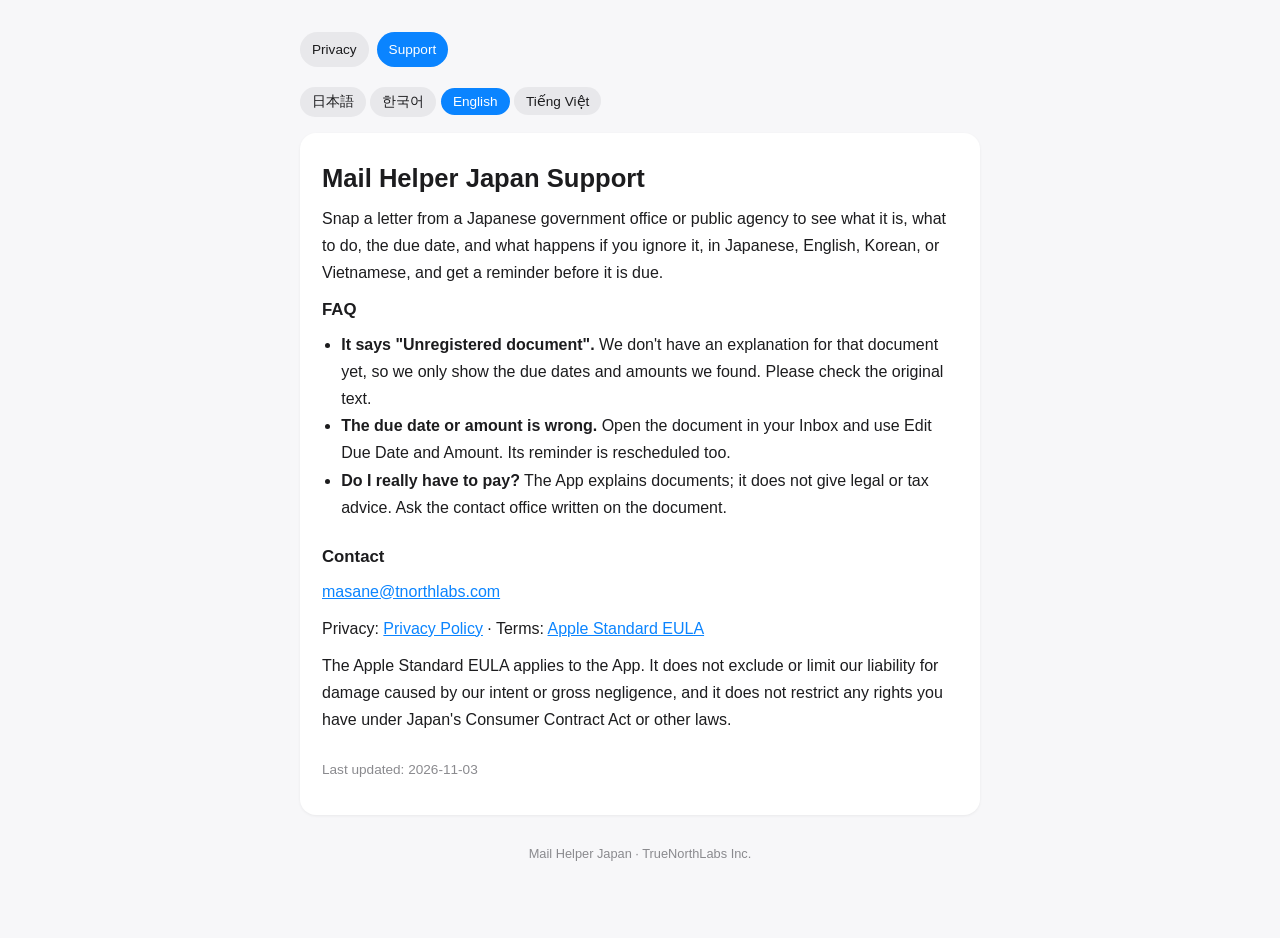
<file: index.html>
<!doctype html>
<html lang="ja"><head><meta charset="utf-8">
<meta name="viewport" content="width=device-width,initial-scale=1">
<title>Mail Helper Japan — Support</title>
<link rel="stylesheet" href="./style.css">
</head><body><div class="wrap">
<nav><a href="./privacy.html">Privacy</a><a href="./index.html" class="active">Support</a></nav>
<div style="margin-bottom:16px">
<button class="langbtn" onclick="pick('ja')">日本語</button>
<button class="langbtn" onclick="pick('ko')">한국어</button>
<button class="langbtn" onclick="pick('en')">English</button>
<button class="langbtn" onclick="pick('vi')">Tiếng Việt</button>
</div>
<div class="card">

<section data-lang="ja" class="doc">
<h1>日本の郵便物ヘルパー サポート</h1>
<p>役所や公的機関から届いた郵便物を撮影すると、何の書類か・やること・期限・放っておくと起きることを日本語・英語・韓国語・ベトナム語で示し、期限の通知をかけるアプリです。</p>
<h2>よくある質問</h2>
<ul>
<li><b>「未登録の書類」と出ます。</b> まだ説明を用意していない書類です。見つけた期限と金額だけを表示します。必ず原文をご確認ください。</li>
<li><b>期限や金額が違います。</b> 書類箱で書類を開き、「期限・金額を直す」から直せます。通知もかけ直されます。</li>
<li><b>自分が払う必要があるか知りたい。</b> 本アプリは書類の内容を案内するもので、法律・税務の助言ではありません。書類に書かれた問い合わせ先にご確認ください。</li>
</ul>
<h2>お問い合わせ</h2>
<p><a href="mailto:masane@tnorthlabs.com">masane@tnorthlabs.com</a></p>
<p>プライバシー: <a href="./privacy.html">プライバシーポリシー</a> · 利用規約: <a href="https://www.apple.com/legal/internet-services/itunes/dev/stdeula/">Apple 標準使用許諾契約（EULA）</a></p>
<p>本アプリには Apple 標準使用許諾契約が適用されます。ただし、当社の故意または重大な過失による損害について責任を免除・制限するものではなく、消費者契約法その他の法令により認められる利用者の権利を制限しません。</p>
<p class="updated">最終更新日: 2026-11-03</p>
</section>

<section data-lang="ko" class="doc" hidden>
<h1>일본 생활 우편물 도우미 지원</h1>
<p>관공서·공공기관에서 온 우편물을 찍으면 무슨 서류인지 · 해야 할 일 · 기한 · 안 하면 생기는 일을 일본어·영어·한국어·베트남어로 보여 주고 기한 알림을 걸어 주는 앱입니다.</p>
<h2>자주 묻는 질문</h2>
<ul>
<li><b>「미등록 서류」라고 나와요.</b> 아직 설명을 준비하지 못한 서류예요. 찾은 기한과 금액만 보여 드려요. 원문을 꼭 확인하세요.</li>
<li><b>기한이나 금액이 달라요.</b> 서류함에서 서류를 열고 「기한·금액 고치기」로 고칠 수 있어요. 알림도 다시 걸려요.</li>
<li><b>제가 내야 하는지 알고 싶어요.</b> 이 앱은 서류 내용을 안내할 뿐 법률·세무 조언이 아니에요. 서류에 적힌 문의처에 확인하세요.</li>
</ul>
<h2>문의</h2>
<p><a href="mailto:masane@tnorthlabs.com">masane@tnorthlabs.com</a></p>
<p>개인정보: <a href="./privacy.html">개인정보 처리방침</a> · 이용약관: <a href="https://www.apple.com/legal/internet-services/itunes/dev/stdeula/">Apple 표준 사용권 계약(EULA)</a></p>
<p>앱에는 Apple 표준 사용권 계약이 적용됩니다. 다만 회사의 고의 또는 중대한 과실로 생긴 손해의 책임을 면제·제한하지 않으며, 일본 소비자계약법 등 법령이 인정하는 이용자의 권리를 제한하지 않습니다.</p>
<p class="updated">최종 업데이트: 2026-11-03</p>
</section>

<section data-lang="en" class="doc" hidden>
<h1>Mail Helper Japan Support</h1>
<p>Snap a letter from a Japanese government office or public agency to see what it is, what to do, the due date, and what happens if you ignore it, in Japanese, English, Korean, or Vietnamese, and get a reminder before it is due.</p>
<h2>FAQ</h2>
<ul>
<li><b>It says "Unregistered document".</b> We don't have an explanation for that document yet, so we only show the due dates and amounts we found. Please check the original text.</li>
<li><b>The due date or amount is wrong.</b> Open the document in your Inbox and use Edit Due Date and Amount. Its reminder is rescheduled too.</li>
<li><b>Do I really have to pay?</b> The App explains documents; it does not give legal or tax advice. Ask the contact office written on the document.</li>
</ul>
<h2>Contact</h2>
<p><a href="mailto:masane@tnorthlabs.com">masane@tnorthlabs.com</a></p>
<p>Privacy: <a href="./privacy.html">Privacy Policy</a> · Terms: <a href="https://www.apple.com/legal/internet-services/itunes/dev/stdeula/">Apple Standard EULA</a></p>
<p>The Apple Standard EULA applies to the App. It does not exclude or limit our liability for damage caused by our intent or gross negligence, and it does not restrict any rights you have under Japan's Consumer Contract Act or other laws.</p>
<p class="updated">Last updated: 2026-11-03</p>
</section>

<section data-lang="vi" class="doc" hidden>
<h1>Hỗ trợ Trợ lý thư Nhật Bản</h1>
<p>Chụp thư từ cơ quan nhà nước hoặc cơ quan công của Nhật Bản để biết đó là giấy gì, cần làm gì, hạn chót và điều gì xảy ra nếu bỏ qua, bằng tiếng Nhật, tiếng Anh, tiếng Hàn hoặc tiếng Việt, và nhận nhắc nhở trước hạn.</p>
<h2>Câu hỏi thường gặp</h2>
<ul>
<li><b>Ứng dụng hiện “Giấy tờ chưa đăng ký”.</b> Chúng tôi chưa có phần giải thích cho giấy tờ đó, nên chỉ hiển thị hạn chót và số tiền đã tìm thấy. Hãy kiểm tra văn bản gốc.</li>
<li><b>Hạn chót hoặc số tiền bị sai.</b> Hãy mở giấy tờ trong Hộp giấy tờ và dùng “Sửa hạn và số tiền”. Nhắc nhở cũng sẽ được đặt lại.</li>
<li><b>Tôi có thật sự phải nộp không?</b> Ứng dụng giải thích nội dung giấy tờ; ứng dụng không đưa ra tư vấn pháp lý hay thuế. Hãy hỏi nơi liên hệ ghi trên giấy tờ.</li>
</ul>
<h2>Liên hệ</h2>
<p><a href="mailto:masane@tnorthlabs.com">masane@tnorthlabs.com</a></p>
<p>Quyền riêng tư: <a href="./privacy.html">Chính sách quyền riêng tư</a> · Điều khoản: <a href="https://www.apple.com/legal/internet-services/itunes/dev/stdeula/">Thỏa thuận cấp phép người dùng cuối tiêu chuẩn của Apple (EULA)</a></p>
<p>Ứng dụng áp dụng Thỏa thuận cấp phép người dùng cuối tiêu chuẩn của Apple. Tuy nhiên, thỏa thuận này không miễn trừ hay giới hạn trách nhiệm của chúng tôi đối với thiệt hại do chúng tôi cố ý hoặc có lỗi nghiêm trọng gây ra, và không hạn chế các quyền của bạn theo Luật Hợp đồng Người tiêu dùng của Nhật Bản hoặc các luật khác.</p>
<p class="updated">Cập nhật lần cuối: 2026-11-03</p>
</section>

</div>
<p class="foot">Mail Helper Japan · TrueNorthLabs Inc.</p>
</div>
<script src="./lang.js"></script>
</body></html>
</file>
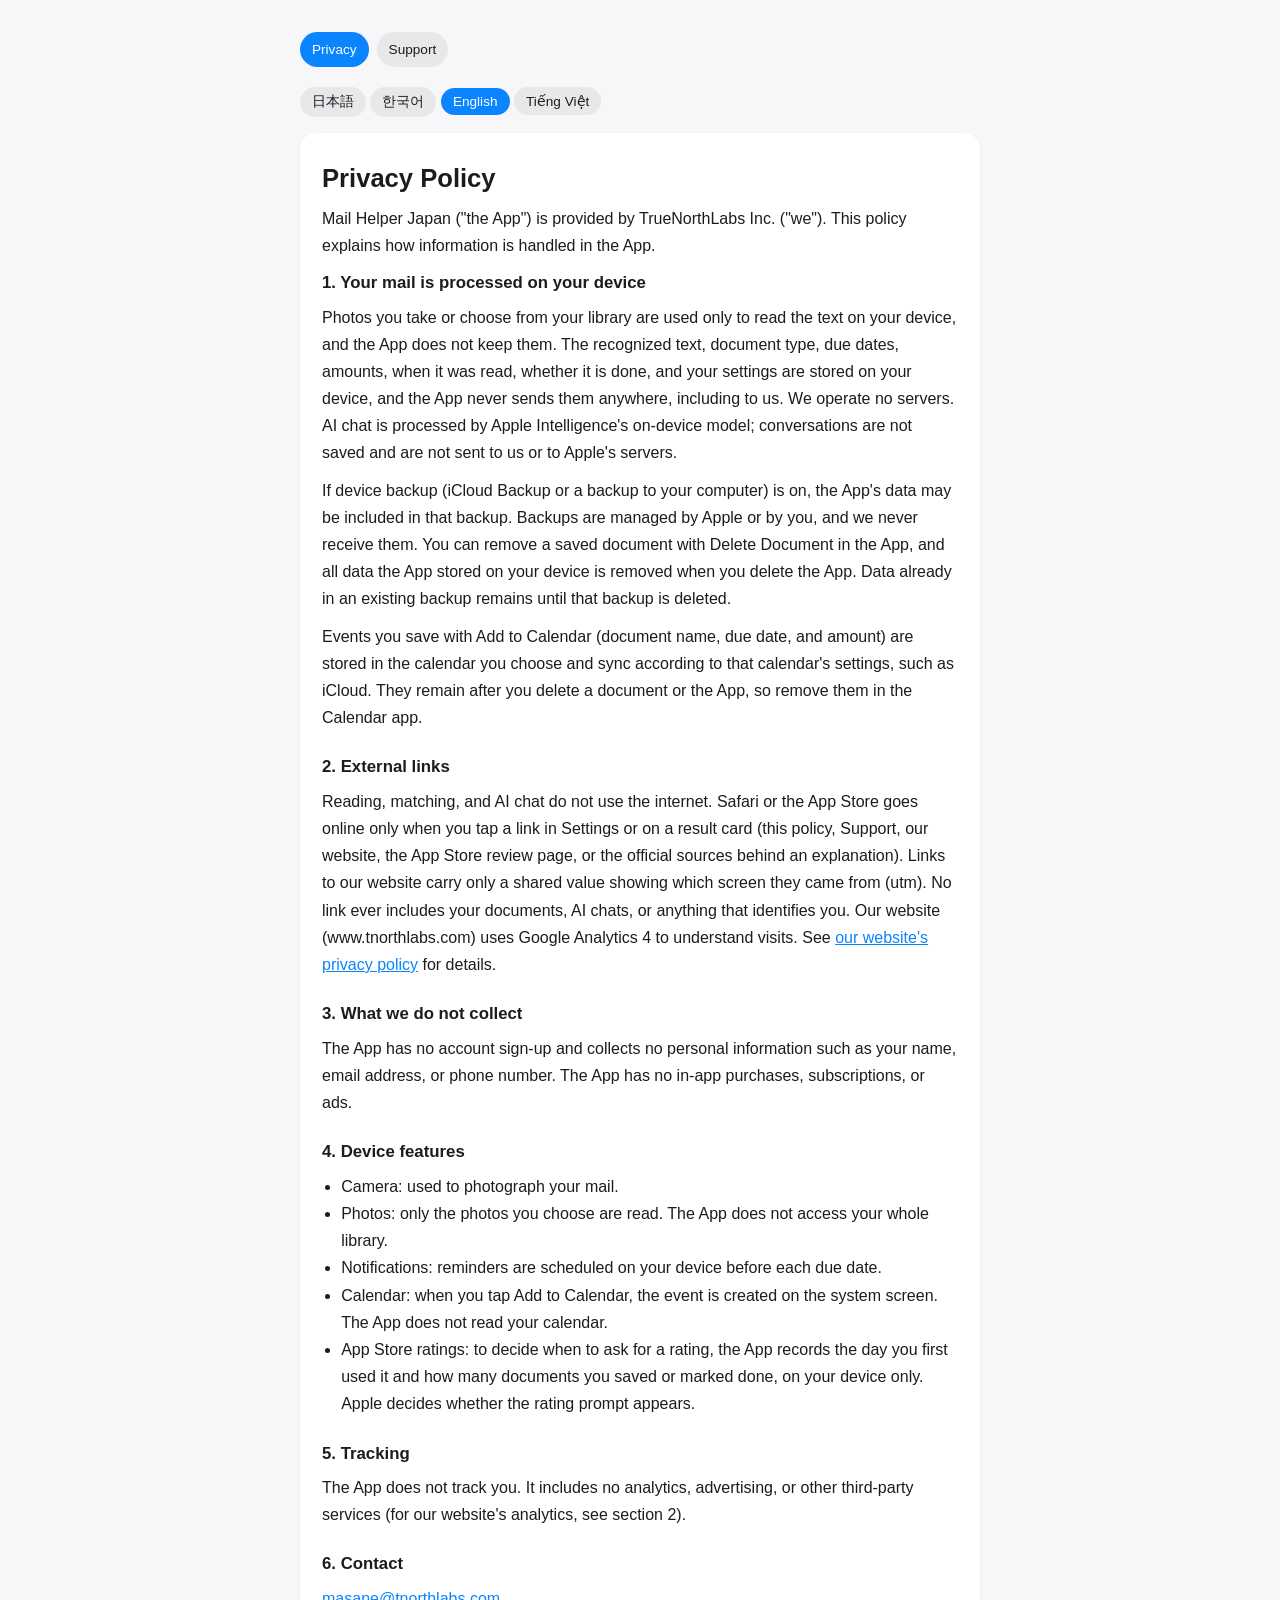
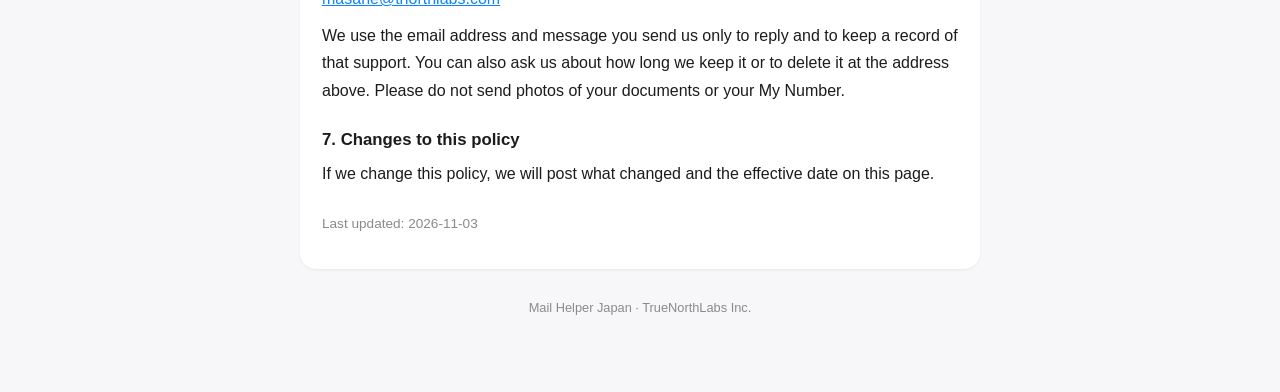
<file: privacy.html>
<!doctype html>
<html lang="ja"><head><meta charset="utf-8">
<meta name="viewport" content="width=device-width,initial-scale=1">
<title>Mail Helper Japan — Privacy Policy</title>
<link rel="stylesheet" href="./style.css">
</head><body><div class="wrap">
<nav><a href="./privacy.html" class="active">Privacy</a><a href="./index.html">Support</a></nav>
<div style="margin-bottom:16px">
<button class="langbtn" onclick="pick('ja')">日本語</button>
<button class="langbtn" onclick="pick('ko')">한국어</button>
<button class="langbtn" onclick="pick('en')">English</button>
<button class="langbtn" onclick="pick('vi')">Tiếng Việt</button>
</div>
<div class="card">

<section data-lang="ja" class="doc">
<h1>プライバシーポリシー</h1>
<p>「日本の郵便物ヘルパー」（以下「本アプリ」）は TrueNorthLabs Inc.（以下「当社」）が提供します。本方針は、本アプリにおける情報の取り扱いについて説明するものです。</p>
<h2>1. 書類は端末の中で処理します</h2>
<p>撮影した写真やアルバムから選んだ写真は、端末の中で文字を読み取るためだけに使い、本アプリは写真を保存しません。読み取った文字・書類の種類・期限・金額・読み取った日時・完了の状態・設定は端末内に保存し、本アプリが当社を含む外部へ送信することはありません。当社はサーバーを運用していません。AI との会話は Apple Intelligence の端末内モデルで処理し、会話の内容は保存せず、当社や Apple のサーバーへ送信しません。</p>
<p>端末のバックアップ（iCloud バックアップやパソコンへのバックアップ）を有効にしている場合、本アプリのデータはそのバックアップに含まれることがあります。バックアップは Apple または利用者が管理するもので、当社は受け取りません。保存した書類は本アプリの「書類を削除」で消せ、本アプリを削除すると、本アプリが端末内に保存したデータはすべて消去されます。すでに作られたバックアップの中のデータは、そのバックアップを削除するまで残ります。</p>
<p>「カレンダーに追加」で保存した予定（書類名・期限・金額）は、利用者が選んだカレンダーに保存され、そのカレンダーの設定（iCloud など）に従って同期されます。予定は書類や本アプリを削除しても残るため、カレンダーアプリで削除してください。</p>
<h2>2. 外部リンク</h2>
<p>書類の読み取り・判別・AI との会話にインターネット接続は使いません。設定画面や結果カードのリンク（本方針・サポート・会社サイト・App Store のレビュー・説明の公式出典）を選んだときだけ、Safari や App Store が通信します。会社サイトへのリンクには、どの画面から来たかを示す共通の値（utm）だけを付けます。どのリンクにも、書類の内容・AI との会話・利用者を識別する情報は含めません。会社サイト（www.tnorthlabs.com）は Google Analytics 4 で閲覧状況を解析しています。詳しくは<a href="https://www.tnorthlabs.com/privacy">会社サイトのプライバシーポリシー</a>をご確認ください。</p>
<h2>3. 当社が収集しない情報</h2>
<p>本アプリは会員登録を必要とせず、氏名・メールアドレス・電話番号などの個人情報を収集しません。本アプリには、アプリ内課金・定期購入・広告はありません。</p>
<h2>4. 端末の機能の利用</h2>
<ul>
<li>カメラ: 郵便物を撮影するために使います。</li>
<li>写真: 選んだ写真だけを読み取ります。アルバム全体にはアクセスしません。</li>
<li>通知: 期限の前に知らせるため、端末の中で通知を予約します。</li>
<li>カレンダー: 「カレンダーに追加」を押したときに、システムの画面で予定を作ります。カレンダーの内容は読みません。</li>
<li>App Store の評価: 評価をお願いする時期を決めるため、初めて使った日と、書類を保存・完了した回数を端末内にだけ記録します。評価の画面を表示するかどうかは Apple が決めます。</li>
</ul>
<h2>5. トラッキング</h2>
<p>本アプリはトラッキングを行いません。アクセス解析や広告などの外部サービスは本アプリに組み込んでいません（会社サイトの解析は2章のとおりです）。</p>
<h2>6. お問い合わせ</h2>
<p><a href="mailto:masane@tnorthlabs.com">masane@tnorthlabs.com</a></p>
<p>お問い合わせでいただいたメールアドレスと内容は、回答とその対応の記録のためにだけ使います。保存期間や削除のご相談も上記で受け付けます。書類の写真やマイナンバーなどは送らないでください。</p>
<h2>7. 本方針の変更</h2>
<p>本方針を変更するときは、このページで変更内容と施行日をお知らせします。</p>
<p class="updated">最終更新日: 2026-11-03</p>
</section>

<section data-lang="ko" class="doc" hidden>
<h1>개인정보 처리방침</h1>
<p>일본 생활 우편물 도우미(이하 "앱")는 TrueNorthLabs Inc.(이하 "회사")가 제공합니다. 이 방침은 앱의 정보 처리에 대해 설명합니다.</p>
<h2>1. 서류는 기기 안에서 처리합니다</h2>
<p>찍은 사진과 앨범에서 고른 사진은 기기 안에서 글자를 읽는 데만 쓰며, 앱은 사진을 저장하지 않습니다. 읽은 글자·서류 종류·기한·금액·읽은 날짜와 시각·처리 상태·설정은 기기 안에 저장하며, 앱이 회사를 포함한 외부로 보내는 일은 없습니다. 회사는 서버를 운영하지 않습니다. AI 대화는 Apple Intelligence 의 기기 안 모델로 처리하며, 대화 내용은 저장하지 않고 회사나 Apple 서버로 보내지 않습니다.</p>
<p>기기 백업(iCloud 백업이나 컴퓨터 백업)을 켜 두었다면 앱의 데이터가 그 백업에 포함될 수 있습니다. 백업은 Apple 이나 이용자가 관리하며 회사는 받지 않습니다. 저장한 서류는 앱의 「서류 삭제」로 지울 수 있고, 앱을 삭제하면 앱이 기기에 저장한 데이터는 모두 사라집니다. 이미 만들어진 백업 속 데이터는 그 백업을 지울 때까지 남습니다.</p>
<p>「캘린더에 추가」로 저장한 일정(서류 이름·기한·금액)은 이용자가 고른 캘린더에 저장되고, 그 캘린더의 설정(iCloud 등)에 따라 동기화됩니다. 일정은 서류나 앱을 삭제해도 남으므로 캘린더 앱에서 지워 주세요.</p>
<h2>2. 외부 링크</h2>
<p>서류 인식·판별·AI 대화에는 인터넷 연결을 쓰지 않습니다. 설정 화면이나 결과 카드의 링크(이 방침·지원·회사 사이트·App Store 평가·설명의 공식 출처)를 누를 때만 Safari 나 App Store 가 통신합니다. 회사 사이트로 가는 링크에는 어느 화면에서 왔는지 나타내는 공통 값(utm)만 붙입니다. 어느 링크에도 서류 내용·AI 대화·이용자를 식별하는 정보는 넣지 않습니다. 회사 사이트(www.tnorthlabs.com)는 Google Analytics 4 로 방문 현황을 분석합니다. 자세한 내용은 <a href="https://www.tnorthlabs.com/ko/privacy">회사 사이트의 개인정보 처리방침</a>을 확인해 주세요.</p>
<h2>3. 회사가 수집하지 않는 정보</h2>
<p>앱은 회원가입이 없으며 이름·이메일·전화번호 등 개인정보를 수집하지 않습니다. 앱에는 인앱 결제·구독·광고가 없습니다.</p>
<h2>4. 기기 기능 사용</h2>
<ul>
<li>카메라: 우편물을 찍는 데 씁니다.</li>
<li>사진: 고른 사진만 읽습니다. 앨범 전체에 접근하지 않습니다.</li>
<li>알림: 기한 전에 알려 드리려고 기기 안에서 알림을 예약합니다.</li>
<li>캘린더: 「캘린더에 추가」를 누르면 시스템 화면에서 일정을 만듭니다. 캘린더 내용은 읽지 않습니다.</li>
<li>App Store 평가: 평가를 부탁할 때를 정하려고, 처음 쓴 날과 서류를 저장·완료한 횟수를 기기 안에만 기록합니다. 평가 화면을 띄울지는 Apple 이 정합니다.</li>
</ul>
<h2>5. 추적</h2>
<p>앱은 추적을 하지 않습니다. 접속 분석이나 광고 같은 외부 서비스를 앱에 넣지 않았습니다(회사 사이트의 분석은 2절과 같습니다).</p>
<h2>6. 문의</h2>
<p><a href="mailto:masane@tnorthlabs.com">masane@tnorthlabs.com</a></p>
<p>문의로 받은 이메일 주소와 내용은 답변과 그 처리 기록에만 씁니다. 보관 기간이나 삭제 상담도 위 주소로 받습니다. 서류 사진이나 마이넘버 같은 정보는 보내지 마세요.</p>
<h2>7. 방침의 변경</h2>
<p>이 방침을 바꿀 때는 이 페이지에서 바뀐 내용과 시행일을 알려 드립니다.</p>
<p class="updated">최종 업데이트: 2026-11-03</p>
</section>

<section data-lang="en" class="doc" hidden>
<h1>Privacy Policy</h1>
<p>Mail Helper Japan ("the App") is provided by TrueNorthLabs Inc. ("we"). This policy explains how information is handled in the App.</p>
<h2>1. Your mail is processed on your device</h2>
<p>Photos you take or choose from your library are used only to read the text on your device, and the App does not keep them. The recognized text, document type, due dates, amounts, when it was read, whether it is done, and your settings are stored on your device, and the App never sends them anywhere, including to us. We operate no servers. AI chat is processed by Apple Intelligence's on-device model; conversations are not saved and are not sent to us or to Apple's servers.</p>
<p>If device backup (iCloud Backup or a backup to your computer) is on, the App's data may be included in that backup. Backups are managed by Apple or by you, and we never receive them. You can remove a saved document with Delete Document in the App, and all data the App stored on your device is removed when you delete the App. Data already in an existing backup remains until that backup is deleted.</p>
<p>Events you save with Add to Calendar (document name, due date, and amount) are stored in the calendar you choose and sync according to that calendar's settings, such as iCloud. They remain after you delete a document or the App, so remove them in the Calendar app.</p>
<h2>2. External links</h2>
<p>Reading, matching, and AI chat do not use the internet. Safari or the App Store goes online only when you tap a link in Settings or on a result card (this policy, Support, our website, the App Store review page, or the official sources behind an explanation). Links to our website carry only a shared value showing which screen they came from (utm). No link ever includes your documents, AI chats, or anything that identifies you. Our website (www.tnorthlabs.com) uses Google Analytics 4 to understand visits. See <a href="https://www.tnorthlabs.com/en/privacy">our website's privacy policy</a> for details.</p>
<h2>3. What we do not collect</h2>
<p>The App has no account sign-up and collects no personal information such as your name, email address, or phone number. The App has no in-app purchases, subscriptions, or ads.</p>
<h2>4. Device features</h2>
<ul>
<li>Camera: used to photograph your mail.</li>
<li>Photos: only the photos you choose are read. The App does not access your whole library.</li>
<li>Notifications: reminders are scheduled on your device before each due date.</li>
<li>Calendar: when you tap Add to Calendar, the event is created on the system screen. The App does not read your calendar.</li>
<li>App Store ratings: to decide when to ask for a rating, the App records the day you first used it and how many documents you saved or marked done, on your device only. Apple decides whether the rating prompt appears.</li>
</ul>
<h2>5. Tracking</h2>
<p>The App does not track you. It includes no analytics, advertising, or other third-party services (for our website's analytics, see section 2).</p>
<h2>6. Contact</h2>
<p><a href="mailto:masane@tnorthlabs.com">masane@tnorthlabs.com</a></p>
<p>We use the email address and message you send us only to reply and to keep a record of that support. You can also ask us about how long we keep it or to delete it at the address above. Please do not send photos of your documents or your My Number.</p>
<h2>7. Changes to this policy</h2>
<p>If we change this policy, we will post what changed and the effective date on this page.</p>
<p class="updated">Last updated: 2026-11-03</p>
</section>

<section data-lang="vi" class="doc" hidden>
<h1>Chính sách quyền riêng tư</h1>
<p>Trợ lý thư Nhật Bản ("Ứng dụng") do TrueNorthLabs Inc. ("chúng tôi") cung cấp. Chính sách này giải thích cách thông tin được xử lý trong Ứng dụng.</p>
<h2>1. Thư của bạn được xử lý trên thiết bị</h2>
<p>Ảnh bạn chụp hoặc chọn từ thư viện chỉ được dùng để đọc chữ trên thiết bị của bạn, và Ứng dụng không lưu giữ ảnh. Chữ đã đọc được, loại giấy tờ, hạn chót, số tiền, thời điểm đọc, trạng thái hoàn thành và cài đặt được lưu trên thiết bị của bạn, và Ứng dụng không bao giờ gửi chúng đi đâu, kể cả đến chúng tôi. Chúng tôi không vận hành máy chủ nào. Trò chuyện AI được xử lý bằng mô hình trên thiết bị của Apple Intelligence; nội dung trò chuyện không được lưu và không được gửi đến chúng tôi hay máy chủ của Apple.</p>
<p>Nếu bạn bật sao lưu thiết bị (Sao lưu iCloud hoặc sao lưu vào máy tính), dữ liệu của Ứng dụng có thể nằm trong bản sao lưu đó. Bản sao lưu do Apple hoặc chính bạn quản lý, và chúng tôi không nhận được. Bạn có thể xóa giấy tờ đã lưu bằng “Xóa giấy tờ” trong Ứng dụng, và toàn bộ dữ liệu mà Ứng dụng lưu trên thiết bị sẽ bị xóa khi bạn xóa Ứng dụng. Dữ liệu trong bản sao lưu đã có sẽ còn lại cho đến khi bạn xóa bản sao lưu đó.</p>
<p>Các sự kiện bạn lưu bằng “Thêm vào Lịch” (tên giấy tờ, hạn chót và số tiền) được lưu trong lịch bạn chọn và đồng bộ theo cài đặt của lịch đó, chẳng hạn iCloud. Các sự kiện này vẫn còn sau khi bạn xóa giấy tờ hoặc Ứng dụng, vì vậy hãy xóa chúng trong ứng dụng Lịch.</p>
<h2>2. Liên kết bên ngoài</h2>
<p>Việc đọc chữ, nhận dạng giấy tờ và trò chuyện AI không dùng internet. Safari hoặc App Store chỉ kết nối khi bạn chạm vào liên kết trong Cài đặt hoặc trên thẻ kết quả (chính sách này, Hỗ trợ, trang web của chúng tôi, trang đánh giá trên App Store hoặc nguồn chính thức của phần giải thích). Liên kết đến trang web của chúng tôi chỉ kèm một giá trị chung cho biết liên kết đến từ màn hình nào (utm). Không liên kết nào chứa nội dung giấy tờ, cuộc trò chuyện AI hay thông tin nhận dạng bạn. Trang web của chúng tôi (www.tnorthlabs.com) dùng Google Analytics 4 để phân tích lượt truy cập. Xem <a href="https://www.tnorthlabs.com/en/privacy">chính sách quyền riêng tư của trang web</a> để biết thêm.</p>
<h2>3. Những gì chúng tôi không thu thập</h2>
<p>Ứng dụng không có đăng ký tài khoản và không thu thập thông tin cá nhân như họ tên, địa chỉ email hay số điện thoại. Ứng dụng không có mua hàng trong ứng dụng, gói đăng ký hay quảng cáo.</p>
<h2>4. Tính năng của thiết bị</h2>
<ul>
<li>Camera: dùng để chụp thư của bạn.</li>
<li>Ảnh: chỉ những ảnh bạn chọn mới được đọc. Ứng dụng không truy cập toàn bộ thư viện ảnh của bạn.</li>
<li>Thông báo: nhắc nhở được đặt lịch trên thiết bị của bạn trước mỗi hạn chót.</li>
<li>Lịch: khi bạn chạm “Thêm vào Lịch”, sự kiện được tạo trên màn hình của hệ thống. Ứng dụng không đọc lịch của bạn.</li>
<li>Đánh giá trên App Store: để chọn lúc nhờ bạn đánh giá, Ứng dụng chỉ ghi lại trên thiết bị ngày bạn dùng lần đầu và số giấy tờ bạn đã lưu hoặc đánh dấu xong. Apple quyết định có hiện màn hình đánh giá hay không.</li>
</ul>
<h2>5. Theo dõi</h2>
<p>Ứng dụng không theo dõi bạn. Ứng dụng không chứa công cụ phân tích, quảng cáo hay dịch vụ bên thứ ba nào khác (về phân tích trên trang web của chúng tôi, xem mục 2).</p>
<h2>6. Liên hệ</h2>
<p><a href="mailto:masane@tnorthlabs.com">masane@tnorthlabs.com</a></p>
<p>Chúng tôi chỉ dùng địa chỉ email và nội dung bạn gửi để trả lời và lưu lại việc hỗ trợ đó. Bạn cũng có thể hỏi về thời gian lưu giữ hoặc yêu cầu xóa qua địa chỉ trên. Vui lòng không gửi ảnh giấy tờ hay số My Number.</p>
<h2>7. Thay đổi chính sách</h2>
<p>Khi thay đổi chính sách này, chúng tôi sẽ thông báo nội dung thay đổi và ngày áp dụng trên trang này.</p>
<p class="updated">Cập nhật lần cuối: 2026-11-03</p>
</section>

</div>
<p class="foot">Mail Helper Japan · TrueNorthLabs Inc.</p>
</div>
<script src="./lang.js"></script>
</body></html>
</file>
<file: style.css>
:root { color-scheme: light dark; }
* { box-sizing: border-box; }
body {
  font-family: -apple-system, BlinkMacSystemFont, "Segoe UI", Roboto, "Helvetica Neue", sans-serif;
  line-height: 1.7; margin: 0; padding: 0; color: #1c1c1e; background: #f7f7f9;
}
@media (prefers-color-scheme: dark) {
  body { color: #e6e6ea; background: #0c0c0e; }
  .card { background: #1a1a1d !important; }
}
.wrap { max-width: 720px; margin: 0 auto; padding: 32px 20px 64px; }
h1 { font-size: 1.6rem; margin: 0 0 4px; }
.sub { color: #8a8a8e; margin: 0 0 24px; font-size: .9rem; }
.card { background: #fff; border-radius: 16px; padding: 24px 22px; box-shadow: 0 1px 3px rgba(0,0,0,.06); }
h2 { font-size: 1.05rem; margin: 22px 0 6px; }
ul { margin: 0 0 10px; padding-left: 1.2em; }
h2:first-of-type { margin-top: 4px; }
p { margin: 0 0 10px; }
.updated { color: #8a8a8e; font-size: .85rem; margin-top: 24px; }
a { color: #0a84ff; }
nav { display: flex; gap: 8px; margin: 0 0 20px; flex-wrap: wrap; }
nav a, .langbtn {
  font-size: .85rem; text-decoration: none; padding: 6px 12px; border-radius: 999px;
  background: rgba(120,120,128,.12); color: inherit; border: none; cursor: pointer;
}
nav a.active, .langbtn.active { background: #0a84ff; color: #fff; }
.foot { margin-top: 28px; font-size: .8rem; color: #8a8a8e; text-align: center; }
</file>
